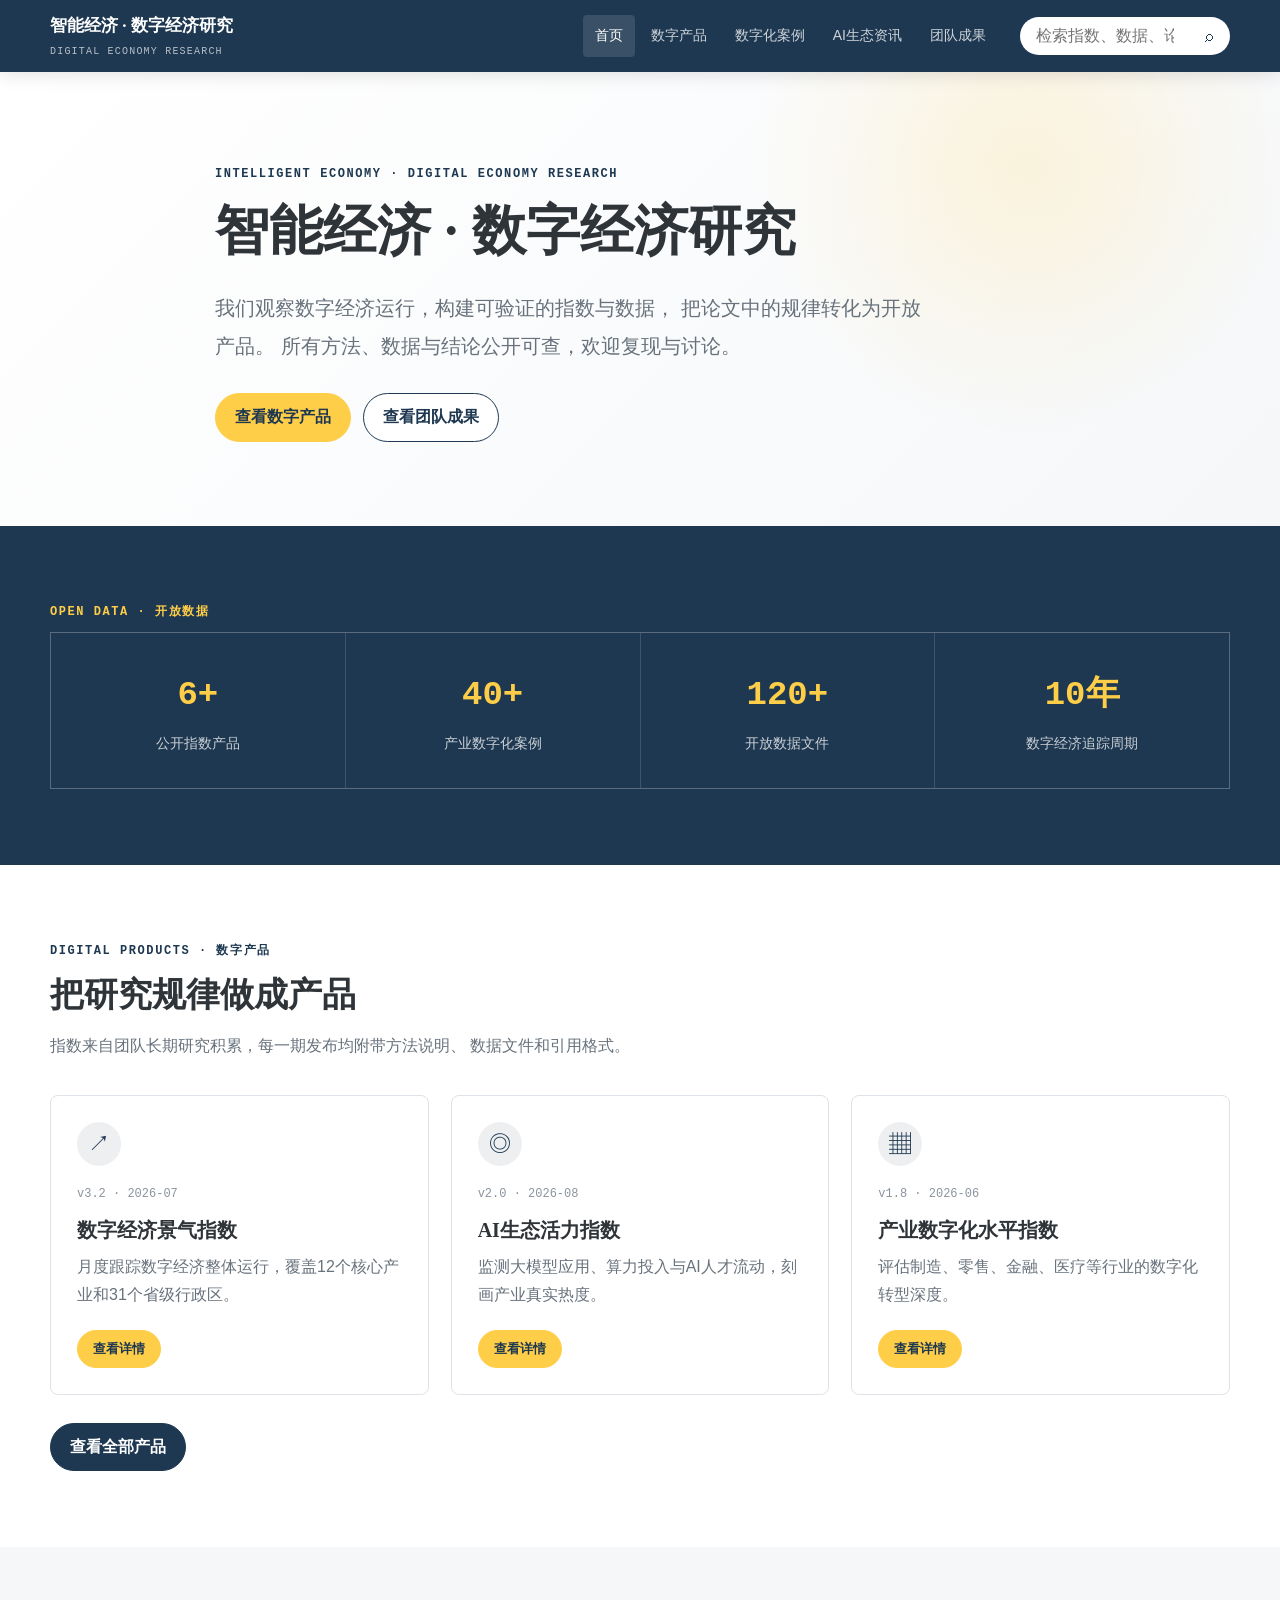
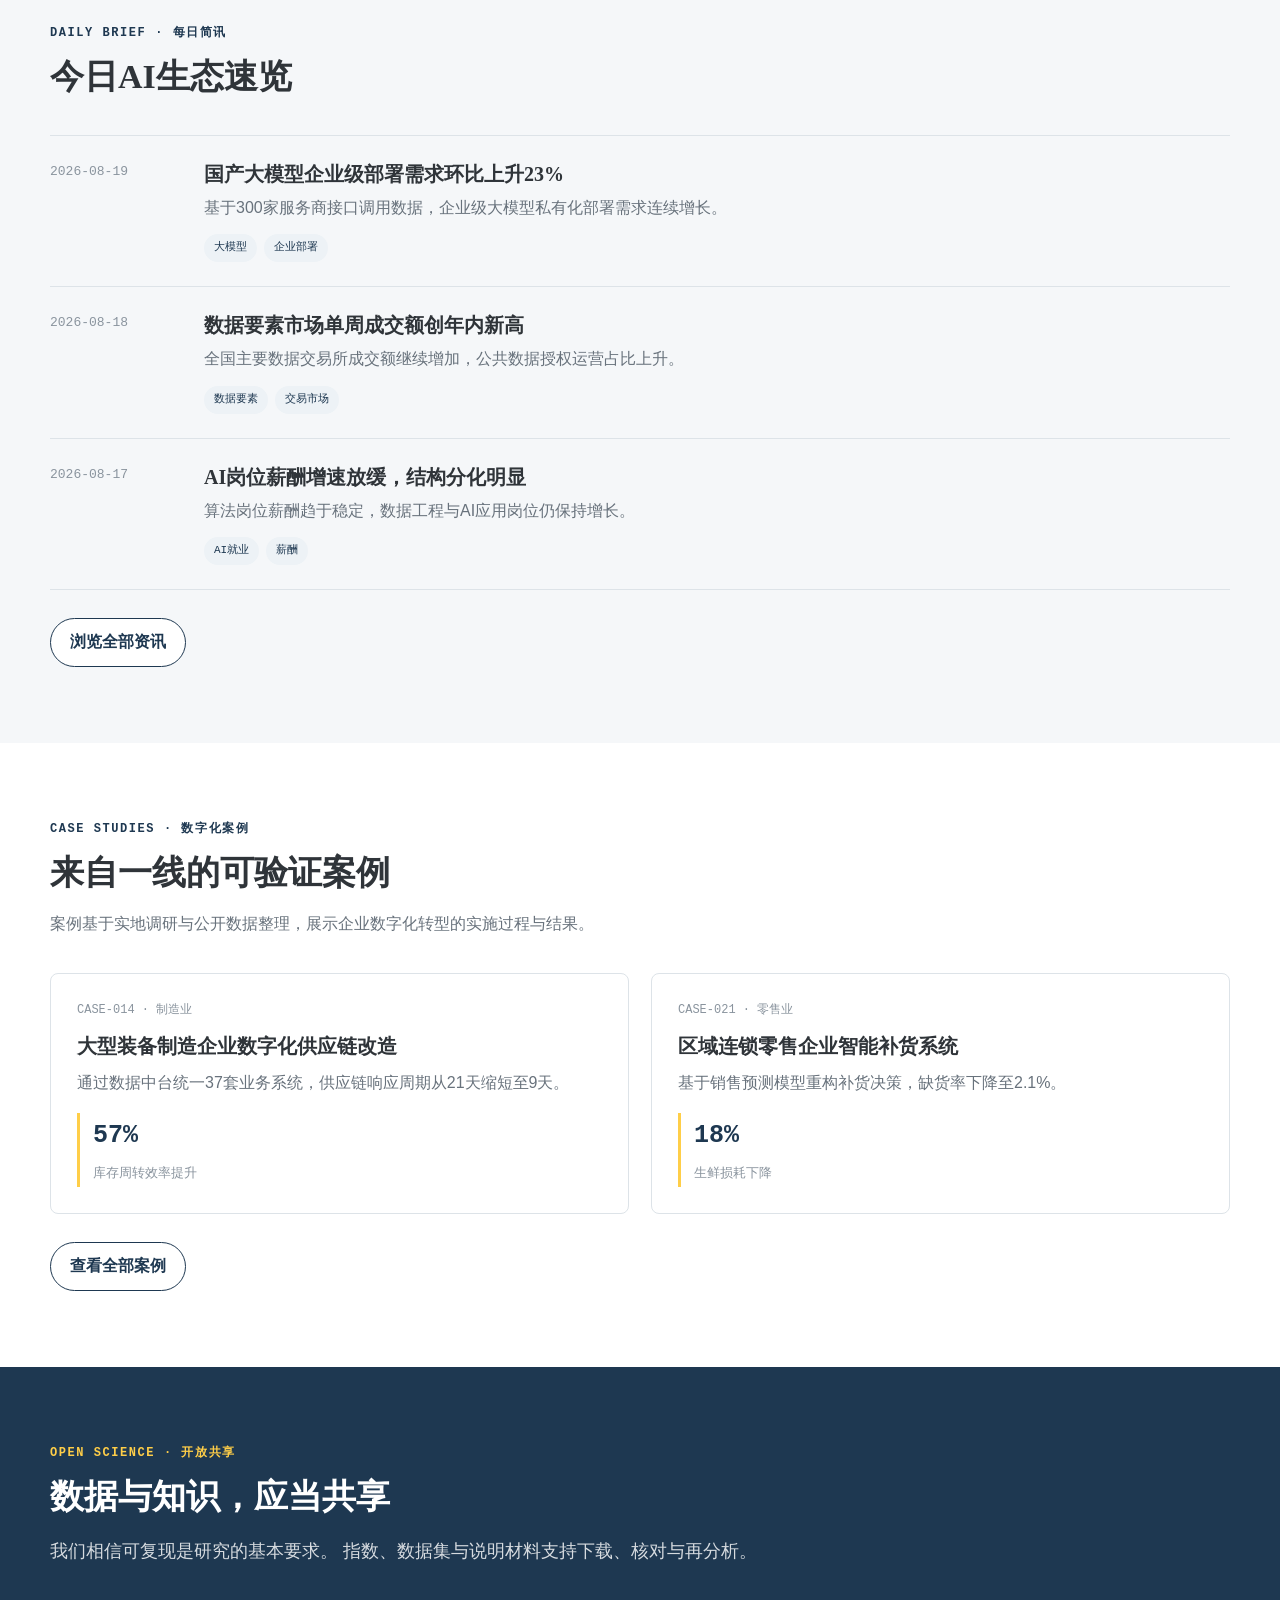
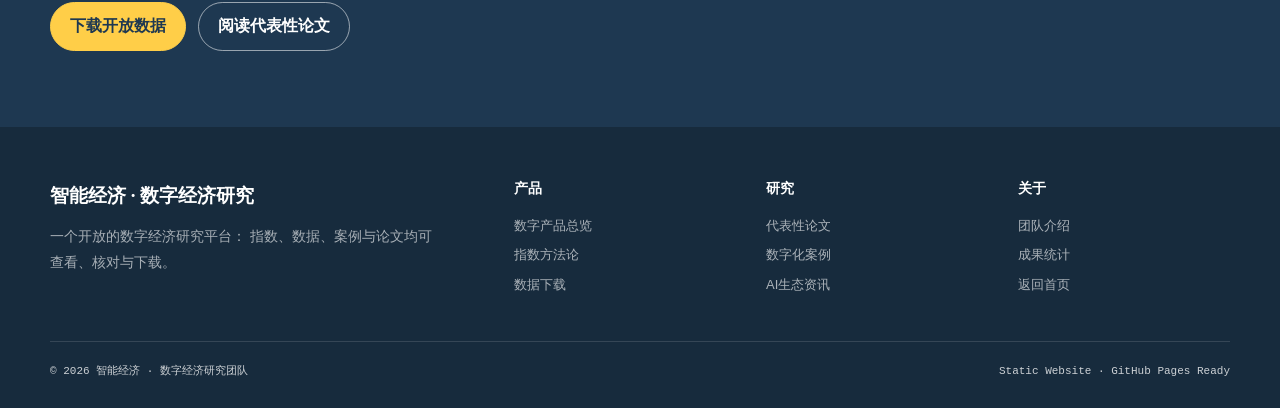
<file: index.html>
<!DOCTYPE html>
<html lang="zh-CN">
<head>
  <meta charset="UTF-8">
  <meta name="viewport" content="width=device-width, initial-scale=1.0">

  <title>智能经济 · 数字经济研究</title>

  <meta
    name="description"
    content="智能经济与数字经济研究平台：数字产品、数字化案例、AI生态资讯、团队成果与开放数据。"
  >

  <meta name="robots" content="index,follow">

  <link
    rel="icon"
    href="data:image/svg+xml,%3Csvg xmlns='http://www.w3.org/2000/svg' viewBox='0 0 32 32'%3E%3Crect width='32' height='32' rx='5' fill='%231e3851'/%3E%3Ctext x='16' y='23' font-size='20' text-anchor='middle' fill='%23ffce48'%3E智%3C/text%3E%3C/svg%3E"
  >

  <style>
    /* ======================================================
       1. 全局变量
       ====================================================== */

    :root {
      --brand: #1e3851;
      --brand-light: #2b4c6d;
      --accent: #ffce48;

      --white: #ffffff;
      --background: #f5f7f9;
      --surface: #ffffff;

      --text: #2f3439;
      --text-light: #68727c;
      --text-muted: #8a949e;

      --line: #dde3e8;
      --line-light: #edf0f2;

      --success: #16794d;

      --container: 1180px;
      --radius: 8px;
      --shadow: 0 12px 30px rgba(30, 56, 81, 0.08);

      --font:
        -apple-system,
        BlinkMacSystemFont,
        "Segoe UI",
        "PingFang SC",
        "Hiragino Sans GB",
        "Microsoft YaHei",
        Arial,
        sans-serif;

      --serif:
        "Songti SC",
        "STSong",
        "SimSun",
        serif;

      --mono:
        "SFMono-Regular",
        Consolas,
        "Liberation Mono",
        monospace;
    }

    /* ======================================================
       2. 基础样式
       ====================================================== */

    * {
      box-sizing: border-box;
      margin: 0;
      padding: 0;
    }

    html {
      scroll-behavior: smooth;
    }

    body {
      min-height: 100vh;
      color: var(--text);
      background: var(--white);
      font-family: var(--font);
      font-size: 16px;
      line-height: 1.8;
      -webkit-font-smoothing: antialiased;
    }

    button,
    input {
      font: inherit;
    }

    button {
      cursor: pointer;
    }

    img,
    svg {
      display: block;
      max-width: 100%;
    }

    h1,
    h2,
    h3,
    h4 {
      color: var(--text);
      font-family: var(--serif);
      line-height: 1.4;
    }

    h1 {
      font-size: clamp(34px, 6vw, 54px);
    }

    h2 {
      margin-bottom: 14px;
      font-size: clamp(25px, 4vw, 34px);
    }

    h3 {
      font-size: 20px;
    }

    p {
      color: var(--text-light);
    }

    a {
      color: var(--brand);
    }

    .container {
      width: min(calc(100% - 40px), var(--container));
      margin: 0 auto;
    }

    .section {
      padding: 76px 0;
    }

    .section-gray {
      background: var(--background);
    }

    .section-dark {
      color: var(--white);
      background: var(--brand);
    }

    .section-dark h2,
    .section-dark h3,
    .section-dark p {
      color: var(--white);
    }

    .section-dark p {
      opacity: 0.82;
    }

    .section-heading {
      max-width: 720px;
      margin-bottom: 34px;
    }

    .section-heading.center {
      margin-right: auto;
      margin-left: auto;
      text-align: center;
    }

    .kicker {
      display: block;
      margin-bottom: 8px;
      color: var(--brand);
      font-family: var(--mono);
      font-size: 12px;
      font-weight: 600;
      letter-spacing: 0.13em;
      text-transform: uppercase;
    }

    .section-dark .kicker {
      color: var(--accent);
    }

    .lead {
      max-width: 720px;
      font-size: 18px;
      line-height: 1.9;
    }

    .mono {
      font-family: var(--mono);
    }

    .hide {
      display: none !important;
    }

    /* ======================================================
       3. 顶部导航
       ====================================================== */

    .site-header {
      position: sticky;
      top: 0;
      z-index: 1000;
      color: var(--white);
      background: var(--brand);
      box-shadow: 0 2px 18px rgba(0, 0, 0, 0.12);
    }

    .header-inner {
      display: flex;
      align-items: center;
      min-height: 72px;
      gap: 22px;
    }

    .brand {
      flex: 0 0 auto;
      padding: 0;
      color: var(--white);
      background: transparent;
      border: 0;
      text-align: left;
    }

    .brand strong {
      display: block;
      font-family: var(--serif);
      font-size: 17px;
    }

    .brand small {
      display: block;
      margin-top: 1px;
      color: rgba(255, 255, 255, 0.68);
      font-family: var(--mono);
      font-size: 10px;
      letter-spacing: 0.12em;
      text-transform: uppercase;
    }

    .site-nav {
      display: flex;
      align-items: center;
      gap: 4px;
      margin-left: auto;
    }

    .nav-link {
      padding: 8px 12px;
      color: rgba(255, 255, 255, 0.78);
      background: transparent;
      border: 0;
      border-radius: 4px;
      font-size: 14px;
      white-space: nowrap;
      transition: 0.2s ease;
    }

    .nav-link:hover,
    .nav-link.active {
      color: var(--white);
      background: rgba(255, 255, 255, 0.12);
    }

    .header-search {
      position: relative;
      width: 210px;
    }

    .header-search input {
      width: 100%;
      height: 38px;
      padding: 8px 40px 8px 15px;
      color: var(--text);
      background: var(--white);
      border: 1px solid transparent;
      border-radius: 999px;
      outline: none;
    }

    .header-search input:focus {
      border-color: var(--accent);
      box-shadow: 0 0 0 3px rgba(255, 206, 72, 0.2);
    }

    .search-button {
      position: absolute;
      top: 50%;
      right: 5px;
      width: 32px;
      height: 32px;
      color: var(--brand);
      background: transparent;
      border: 0;
      border-radius: 50%;
      transform: translateY(-50%);
    }

    .nav-toggle {
      display: none;
      margin-left: auto;
      padding: 8px 11px;
      color: var(--white);
      background: transparent;
      border: 1px solid rgba(255, 255, 255, 0.35);
      border-radius: 5px;
    }

    /* ======================================================
       4. 页面切换
       ====================================================== */

    .page {
      display: none;
      min-height: 70vh;
    }

    .page.active {
      display: block;
      animation: pageIn 0.35s ease;
    }

    @keyframes pageIn {
      from {
        opacity: 0;
        transform: translateY(6px);
      }

      to {
        opacity: 1;
        transform: none;
      }
    }

    .page-head {
      padding: 66px 0 52px;
      text-align: center;
      background: linear-gradient(180deg, #f5f7f9, #ffffff);
      border-bottom: 1px solid var(--line-light);
    }

    .page-head p {
      max-width: 720px;
      margin: 14px auto 0;
      font-size: 18px;
    }

    .breadcrumb {
      display: flex;
      align-items: center;
      gap: 8px;
      padding-top: 24px;
      color: var(--text-muted);
      font-size: 13px;
    }

    .breadcrumb button {
      padding: 0;
      color: var(--brand);
      background: transparent;
      border: 0;
    }

    /* ======================================================
       5. 按钮
       ====================================================== */

    .button-row {
      display: flex;
      flex-wrap: wrap;
      align-items: center;
      gap: 12px;
      margin-top: 28px;
    }

    .button-row.center {
      justify-content: center;
    }

    .btn {
      display: inline-flex;
      align-items: center;
      justify-content: center;
      min-height: 42px;
      padding: 9px 19px;
      color: var(--brand);
      background: var(--white);
      border: 1px solid var(--brand);
      border-radius: 999px;
      font-weight: 600;
      text-decoration: none;
      transition:
        transform 0.2s ease,
        background 0.2s ease,
        color 0.2s ease;
    }

    .btn:hover {
      transform: translateY(-1px);
    }

    .btn-primary {
      color: var(--brand);
      background: var(--accent);
      border-color: var(--accent);
    }

    .btn-primary:hover {
      background: #ffd65e;
    }

    .btn-dark {
      color: var(--white);
      background: var(--brand);
      border-color: var(--brand);
    }

    .btn-light {
      color: var(--white);
      background: transparent;
      border-color: rgba(255, 255, 255, 0.55);
    }

    .btn-small {
      min-height: 36px;
      padding: 6px 15px;
      font-size: 13px;
    }

    /* ======================================================
       6. 首页
       ====================================================== */

    .hero {
      padding: 92px 0 84px;
      background:
        radial-gradient(circle at 80% 20%, rgba(255, 206, 72, 0.18), transparent 25%),
        linear-gradient(135deg, #ffffff, #f5f7f9);
    }

    .hero-content {
      max-width: 850px;
    }

    .hero h1 {
      margin-bottom: 20px;
    }

    .hero .lead {
      font-size: 20px;
    }

    .stat-grid {
      display: grid;
      grid-template-columns: repeat(4, 1fr);
      gap: 1px;
      overflow: hidden;
      background: rgba(255, 255, 255, 0.14);
      border: 1px solid rgba(255, 255, 255, 0.14);
    }

    .stat {
      padding: 32px 25px;
      background: var(--brand);
      text-align: center;
    }

    .stat-number {
      color: var(--accent);
      font-family: var(--mono);
      font-size: 34px;
      font-weight: 700;
    }

    .stat-label {
      margin-top: 5px;
      color: rgba(255, 255, 255, 0.76);
      font-size: 14px;
    }

    /* ======================================================
       7. 网格与卡片
       ====================================================== */

    .grid {
      display: grid;
      gap: 22px;
    }

    .grid-2 {
      grid-template-columns: repeat(2, minmax(0, 1fr));
    }

    .grid-3 {
      grid-template-columns: repeat(3, minmax(0, 1fr));
    }

    .grid-4 {
      grid-template-columns: repeat(4, minmax(0, 1fr));
    }

    .card {
      padding: 26px;
      background: var(--surface);
      border: 1px solid var(--line);
      border-radius: var(--radius);
      transition:
        transform 0.22s ease,
        box-shadow 0.22s ease,
        border-color 0.22s ease;
    }

    .card:hover {
      border-color: #c4d0d9;
      box-shadow: var(--shadow);
      transform: translateY(-3px);
    }

    .card-icon {
      display: grid;
      place-items: center;
      width: 44px;
      height: 44px;
      margin-bottom: 18px;
      color: var(--brand);
      background: rgba(30, 56, 81, 0.08);
      border-radius: 50%;
      font-size: 22px;
    }

    .card h3 {
      margin-bottom: 9px;
    }

    .card-meta {
      margin-bottom: 10px;
      color: var(--text-muted);
      font-family: var(--mono);
      font-size: 12px;
    }

    .card-actions {
      display: flex;
      flex-wrap: wrap;
      gap: 9px;
      margin-top: 20px;
    }

    .metric {
      margin-top: 16px;
      padding-left: 13px;
      border-left: 3px solid var(--accent);
    }

    .metric strong {
      display: block;
      color: var(--brand);
      font-family: var(--mono);
      font-size: 25px;
    }

    .metric span {
      color: var(--text-muted);
      font-size: 13px;
    }

    /* ======================================================
       8. 列表与资讯
       ====================================================== */

    .brief-list,
    .paper-list {
      border-top: 1px solid var(--line);
    }

    .brief-item {
      display: grid;
      grid-template-columns: 130px 1fr;
      gap: 24px;
      padding: 24px 0;
      border-bottom: 1px solid var(--line);
    }

    .brief-date {
      color: var(--text-muted);
      font-family: var(--mono);
      font-size: 13px;
    }

    .brief-item h3 {
      margin-bottom: 6px;
    }

    .tag-row {
      display: flex;
      flex-wrap: wrap;
      gap: 7px;
      margin-top: 12px;
    }

    .tag {
      display: inline-flex;
      padding: 4px 10px;
      color: var(--brand);
      background: #edf2f6;
      border-radius: 999px;
      font-family: var(--mono);
      font-size: 11px;
    }

    /* ======================================================
       9. 筛选按钮
       ====================================================== */

    .filters {
      display: flex;
      flex-wrap: wrap;
      gap: 9px;
      margin-bottom: 30px;
    }

    .filter-button {
      padding: 7px 15px;
      color: var(--text-light);
      background: var(--white);
      border: 1px solid var(--line);
      border-radius: 999px;
    }

    .filter-button:hover,
    .filter-button.active {
      color: var(--white);
      background: var(--brand);
      border-color: var(--brand);
    }

    .search-summary {
      display: none;
      margin-bottom: 22px;
      padding: 12px 16px;
      color: var(--brand);
      background: #edf2f6;
      border-left: 3px solid var(--brand);
    }

    /* ======================================================
       10. 产品详情
       ====================================================== */

    .document-layout {
      display: grid;
      grid-template-columns: 230px minmax(0, 1fr);
      gap: 48px;
      align-items: start;
    }

    .toc {
      position: sticky;
      top: 100px;
      padding: 22px;
      background: var(--background);
      border: 1px solid var(--line);
      border-radius: var(--radius);
    }

    .toc h3 {
      margin-bottom: 12px;
      font-family: var(--mono);
      font-size: 13px;
    }

    .toc button {
      display: block;
      width: 100%;
      padding: 8px 0;
      color: var(--text-light);
      background: transparent;
      border: 0;
      border-bottom: 1px solid var(--line);
      text-align: left;
    }

    .toc button:last-child {
      border-bottom: 0;
    }

    .toc button:hover {
      color: var(--brand);
    }

    .doc-section {
      padding-bottom: 38px;
      scroll-margin-top: 100px;
    }

    .doc-section + .doc-section {
      padding-top: 38px;
      border-top: 1px solid var(--line);
    }

    .doc-section h2 {
      margin-bottom: 14px;
      font-size: 27px;
    }

    .table-wrap {
      margin-top: 22px;
      overflow-x: auto;
      border: 1px solid var(--line);
      border-radius: var(--radius);
    }

    table {
      width: 100%;
      border-collapse: collapse;
      background: var(--white);
    }

    th,
    td {
      padding: 13px 15px;
      border-bottom: 1px solid var(--line-light);
      text-align: left;
      vertical-align: top;
      white-space: nowrap;
    }

    th {
      color: var(--white);
      background: var(--brand);
      font-family: var(--mono);
      font-size: 12px;
    }

    tbody tr:last-child td {
      border-bottom: 0;
    }

    tbody tr:hover {
      background: #f7f9fa;
    }

    .download-list {
      margin-top: 22px;
      border-top: 1px solid var(--line);
    }

    .download-item {
      display: flex;
      align-items: center;
      justify-content: space-between;
      gap: 18px;
      padding: 17px 0;
      border-bottom: 1px solid var(--line);
    }

    .download-name {
      color: var(--text);
      font-family: var(--mono);
      font-size: 14px;
    }

    .download-note {
      display: block;
      color: var(--text-muted);
      font-size: 12px;
    }

    .code-block {
      margin-top: 17px;
      padding: 18px;
      overflow-x: auto;
      color: #dce6ee;
      background: #172b3d;
      border-radius: var(--radius);
      font-family: var(--mono);
      font-size: 13px;
      line-height: 1.8;
      white-space: pre-wrap;
    }

    .version-item {
      display: grid;
      grid-template-columns: 70px 100px 1fr;
      gap: 18px;
      padding: 14px 0;
      border-bottom: 1px solid var(--line);
    }

    .version-number {
      color: var(--brand);
      font-family: var(--mono);
      font-weight: 700;
    }

    /* ======================================================
       11. 团队
       ====================================================== */

    .people-grid {
      display: grid;
      grid-template-columns: repeat(5, minmax(0, 1fr));
      gap: 18px;
    }

    .person {
      padding: 22px 18px;
      text-align: center;
      background: var(--white);
      border: 1px solid var(--line);
      border-radius: var(--radius);
    }

    .avatar {
      display: grid;
      place-items: center;
      width: 58px;
      height: 58px;
      margin: 0 auto 13px;
      color: var(--white);
      background: var(--brand);
      border-radius: 50%;
      font-family: var(--serif);
      font-size: 23px;
    }

    .person h3 {
      margin-bottom: 3px;
      font-size: 18px;
    }

    .person-role {
      color: var(--brand);
      font-size: 12px;
    }

    .person p {
      margin-top: 10px;
      font-size: 13px;
      line-height: 1.7;
    }

    .group-title {
      margin: 42px 0 18px;
      text-align: center;
    }

    .paper {
      display: grid;
      grid-template-columns: 55px 1fr;
      gap: 20px;
      padding: 25px 0;
      border-bottom: 1px solid var(--line);
    }

    .paper-number {
      color: var(--text-muted);
      font-family: var(--mono);
      font-size: 18px;
    }

    .paper-title {
      margin-bottom: 6px;
      font-size: 20px;
    }

    .paper-meta {
      margin-bottom: 8px;
      color: var(--brand);
      font-family: var(--mono);
      font-size: 12px;
    }

    .chart-box {
      margin-top: 34px;
      padding: 24px;
      background: var(--white);
      border: 1px solid var(--line);
      border-radius: var(--radius);
    }

    /* ======================================================
       12. 页脚
       ====================================================== */

    .site-footer {
      padding: 52px 0 26px;
      color: rgba(255, 255, 255, 0.78);
      background: #172b3d;
    }

    .footer-grid {
      display: grid;
      grid-template-columns: 2fr 1fr 1fr 1fr;
      gap: 40px;
    }

    .footer-brand {
      color: var(--white);
      font-family: var(--serif);
      font-size: 19px;
      font-weight: 700;
    }

    .footer-description {
      max-width: 390px;
      margin-top: 11px;
      color: rgba(255, 255, 255, 0.62);
      font-size: 14px;
    }

    .footer-column h3 {
      margin-bottom: 12px;
      color: var(--white);
      font-family: var(--font);
      font-size: 14px;
    }

    .footer-column button {
      display: block;
      padding: 3px 0;
      color: rgba(255, 255, 255, 0.64);
      background: transparent;
      border: 0;
      font-size: 13px;
    }

    .footer-column button:hover {
      color: var(--accent);
    }

    .footer-bottom {
      display: flex;
      justify-content: space-between;
      gap: 20px;
      margin-top: 42px;
      padding-top: 20px;
      border-top: 1px solid rgba(255, 255, 255, 0.13);
      font-family: var(--mono);
      font-size: 11px;
    }

    /* ======================================================
       13. 响应式
       ====================================================== */

    @media (max-width: 1050px) {
      .header-search {
        display: none;
      }

      .people-grid {
        grid-template-columns: repeat(3, 1fr);
      }
    }

    @media (max-width: 820px) {
      .nav-toggle {
        display: block;
      }

      .site-nav {
        position: fixed;
        top: 72px;
        right: 0;
        left: 0;
        display: none;
        flex-direction: column;
        align-items: stretch;
        padding: 12px 20px 20px;
        background: var(--brand);
        border-top: 1px solid rgba(255, 255, 255, 0.14);
      }

      .site-nav.open {
        display: flex;
      }

      .nav-link {
        width: 100%;
        padding: 12px;
        text-align: left;
      }

      .grid-3,
      .grid-4 {
        grid-template-columns: repeat(2, minmax(0, 1fr));
      }

      .stat-grid {
        grid-template-columns: repeat(2, 1fr);
      }

      .document-layout {
        grid-template-columns: 1fr;
      }

      .toc {
        position: static;
      }

      .people-grid {
        grid-template-columns: repeat(2, 1fr);
      }

      .footer-grid {
        grid-template-columns: 1fr 1fr;
      }
    }

    @media (max-width: 580px) {
      .container {
        width: min(calc(100% - 28px), var(--container));
      }

      .section {
        padding: 54px 0;
      }

      .hero {
        padding: 65px 0 60px;
      }

      .hero .lead,
      .page-head p {
        font-size: 16px;
      }

      .grid-2,
      .grid-3,
      .grid-4,
      .people-grid {
        grid-template-columns: 1fr;
      }

      .brief-item {
        grid-template-columns: 1fr;
        gap: 5px;
      }

      .footer-grid {
        grid-template-columns: 1fr;
      }

      .footer-bottom {
        flex-direction: column;
      }

      .download-item {
        align-items: flex-start;
        flex-direction: column;
      }

      .version-item {
        grid-template-columns: 60px 85px 1fr;
        gap: 8px;
        font-size: 13px;
      }

      .paper {
        grid-template-columns: 36px 1fr;
        gap: 12px;
      }
    }

    /* ======================================================
       14. 打印为 PDF
       ====================================================== */

    @media print {
      .site-header,
      .site-footer,
      .no-print,
      .btn,
      .filters {
        display: none !important;
      }

      body {
        color: #000;
        background: #fff;
      }

      .page {
        display: none !important;
      }

      .page.active {
        display: block !important;
      }

      .section,
      .page-head {
        padding: 20px 0;
      }

      .card,
      .person,
      .chart-box,
      .table-wrap {
        break-inside: avoid;
        box-shadow: none;
      }
    }
  </style>
</head>

<body>
  <!-- ====================================================
       顶部导航
       ==================================================== -->

  <header class="site-header">
    <div class="container header-inner">
      <button class="brand" type="button" data-go="home">
        <strong>智能经济 · 数字经济研究</strong>
        <small>Digital Economy Research</small>
      </button>

      <button
        class="nav-toggle"
        id="navToggle"
        type="button"
        aria-label="打开导航菜单"
        aria-expanded="false"
      >
        ☰
      </button>

      <nav class="site-nav" id="siteNav">
        <button class="nav-link active" type="button" data-go="home">首页</button>
        <button class="nav-link" type="button" data-go="products">数字产品</button>
        <button class="nav-link" type="button" data-go="cases">数字化案例</button>
        <button class="nav-link" type="button" data-go="insights">AI生态资讯</button>
        <button class="nav-link" type="button" data-go="team">团队成果</button>
      </nav>

      <form class="header-search" id="searchForm">
        <input
          id="searchInput"
          type="search"
          placeholder="检索指数、数据、论文…"
          aria-label="站内检索"
        >
        <button class="search-button" type="submit" aria-label="搜索">⌕</button>
      </form>
    </div>
  </header>

  <main>
    <!-- ==================================================
         首页
         ================================================== -->

    <section class="page active" id="page-home">
      <section class="hero">
        <div class="container hero-content">
          <span class="kicker">Intelligent Economy · Digital Economy Research</span>

          <h1>智能经济 · 数字经济研究</h1>

          <p class="lead">
            我们观察数字经济运行，构建可验证的指数与数据，
            把论文中的规律转化为开放产品。
            所有方法、数据与结论公开可查，欢迎复现与讨论。
          </p>

          <div class="button-row">
            <button class="btn btn-primary" type="button" data-go="products">
              查看数字产品
            </button>

            <button class="btn" type="button" data-go="team">
              查看团队成果
            </button>
          </div>
        </div>
      </section>

      <section class="section section-dark">
        <div class="container">
          <span class="kicker">Open Data · 开放数据</span>

          <div class="stat-grid">
            <div class="stat">
              <div class="stat-number">6+</div>
              <div class="stat-label">公开指数产品</div>
            </div>

            <div class="stat">
              <div class="stat-number">40+</div>
              <div class="stat-label">产业数字化案例</div>
            </div>

            <div class="stat">
              <div class="stat-number">120+</div>
              <div class="stat-label">开放数据文件</div>
            </div>

            <div class="stat">
              <div class="stat-number">10年</div>
              <div class="stat-label">数字经济追踪周期</div>
            </div>
          </div>
        </div>
      </section>

      <section class="section">
        <div class="container">
          <div class="section-heading">
            <span class="kicker">Digital Products · 数字产品</span>
            <h2>把研究规律做成产品</h2>
            <p>
              指数来自团队长期研究积累，每一期发布均附带方法说明、
              数据文件和引用格式。
            </p>
          </div>

          <div class="grid grid-3">
            <article class="card">
              <div class="card-icon">↗</div>
              <div class="card-meta">v3.2 · 2026-07</div>
              <h3>数字经济景气指数</h3>
              <p>
                月度跟踪数字经济整体运行，覆盖12个核心产业和31个省级行政区。
              </p>

              <div class="card-actions">
                <button class="btn btn-small btn-primary" type="button" data-go="product-detail">
                  查看详情
                </button>
              </div>
            </article>

            <article class="card">
              <div class="card-icon">◎</div>
              <div class="card-meta">v2.0 · 2026-08</div>
              <h3>AI生态活力指数</h3>
              <p>
                监测大模型应用、算力投入与AI人才流动，刻画产业真实热度。
              </p>

              <div class="card-actions">
                <button class="btn btn-small btn-primary" type="button" data-go="product-detail">
                  查看详情
                </button>
              </div>
            </article>

            <article class="card">
              <div class="card-icon">▦</div>
              <div class="card-meta">v1.8 · 2026-06</div>
              <h3>产业数字化水平指数</h3>
              <p>
                评估制造、零售、金融、医疗等行业的数字化转型深度。
              </p>

              <div class="card-actions">
                <button class="btn btn-small btn-primary" type="button" data-go="product-detail">
                  查看详情
                </button>
              </div>
            </article>
          </div>

          <div class="button-row">
            <button class="btn btn-dark" type="button" data-go="products">
              查看全部产品
            </button>
          </div>
        </div>
      </section>

      <section class="section section-gray">
        <div class="container">
          <div class="section-heading">
            <span class="kicker">Daily Brief · 每日简讯</span>
            <h2>今日AI生态速览</h2>
          </div>

          <div class="brief-list">
            <article class="brief-item">
              <div class="brief-date">2026-08-19</div>
              <div>
                <h3>国产大模型企业级部署需求环比上升23%</h3>
                <p>
                  基于300家服务商接口调用数据，企业级大模型私有化部署需求连续增长。
                </p>
                <div class="tag-row">
                  <span class="tag">大模型</span>
                  <span class="tag">企业部署</span>
                </div>
              </div>
            </article>

            <article class="brief-item">
              <div class="brief-date">2026-08-18</div>
              <div>
                <h3>数据要素市场单周成交额创年内新高</h3>
                <p>
                  全国主要数据交易所成交额继续增加，公共数据授权运营占比上升。
                </p>
                <div class="tag-row">
                  <span class="tag">数据要素</span>
                  <span class="tag">交易市场</span>
                </div>
              </div>
            </article>

            <article class="brief-item">
              <div class="brief-date">2026-08-17</div>
              <div>
                <h3>AI岗位薪酬增速放缓，结构分化明显</h3>
                <p>
                  算法岗位薪酬趋于稳定，数据工程与AI应用岗位仍保持增长。
                </p>
                <div class="tag-row">
                  <span class="tag">AI就业</span>
                  <span class="tag">薪酬</span>
                </div>
              </div>
            </article>
          </div>

          <div class="button-row">
            <button class="btn" type="button" data-go="insights">
              浏览全部资讯
            </button>
          </div>
        </div>
      </section>

      <section class="section">
        <div class="container">
          <div class="section-heading">
            <span class="kicker">Case Studies · 数字化案例</span>
            <h2>来自一线的可验证案例</h2>
            <p>
              案例基于实地调研与公开数据整理，展示企业数字化转型的实施过程与结果。
            </p>
          </div>

          <div class="grid grid-2">
            <article class="card">
              <div class="card-meta">CASE-014 · 制造业</div>
              <h3>大型装备制造企业数字化供应链改造</h3>
              <p>
                通过数据中台统一37套业务系统，供应链响应周期从21天缩短至9天。
              </p>

              <div class="metric">
                <strong>57%</strong>
                <span>库存周转效率提升</span>
              </div>
            </article>

            <article class="card">
              <div class="card-meta">CASE-021 · 零售业</div>
              <h3>区域连锁零售企业智能补货系统</h3>
              <p>
                基于销售预测模型重构补货决策，缺货率下降至2.1%。
              </p>

              <div class="metric">
                <strong>18%</strong>
                <span>生鲜损耗下降</span>
              </div>
            </article>
          </div>

          <div class="button-row">
            <button class="btn" type="button" data-go="cases">
              查看全部案例
            </button>
          </div>
        </div>
      </section>

      <section class="section section-dark">
        <div class="container">
          <div class="section-heading">
            <span class="kicker">Open Science · 开放共享</span>
            <h2>数据与知识，应当共享</h2>
            <p class="lead">
              我们相信可复现是研究的基本要求。
              指数、数据集与说明材料支持下载、核对与再分析。
            </p>
          </div>

          <div class="button-row">
            <button class="btn btn-primary" type="button" data-go="product-detail">
              下载开放数据
            </button>

            <button class="btn btn-light" type="button" data-go="team">
              阅读代表性论文
            </button>
          </div>
        </div>
      </section>
    </section>

    <!-- ==================================================
         数字产品页
         ================================================== -->

    <section class="page" id="page-products">
      <section class="page-head">
        <div class="container">
          <span class="kicker">Digital Products</span>
          <h1>数字产品</h1>
          <p>
            将数字经济研究成果转化为可查看、可下载、可引用的数据产品。
          </p>
        </div>
      </section>

      <section class="section">
        <div class="container">
          <div class="grid grid-2">
            <article class="card">
              <div class="card-meta">PRODUCT 01 · MONTHLY</div>
              <h2>数字经济景气指数</h2>
              <p>
                从数字产业化和产业数字化两个方向观察数字经济运行情况。
                数据从2016年开始，按月更新。
              </p>

              <div class="metric">
                <strong>31</strong>
                <span>省级行政区</span>
              </div>

              <div class="card-actions">
                <button class="btn btn-small btn-primary" type="button" data-go="product-detail">
                  产品详情
                </button>

                <button class="btn btn-small" type="button" data-download-csv>
                  下载数据
                </button>
              </div>
            </article>

            <article class="card">
              <div class="card-meta">PRODUCT 02 · QUARTERLY</div>
              <h2>AI生态活力指数</h2>
              <p>
                综合模型活跃度、算力投入、人才招聘和企业应用数据，
                观察AI产业生态变化。
              </p>

              <div class="metric">
                <strong>300+</strong>
                <span>企业样本</span>
              </div>

              <div class="card-actions">
                <button class="btn btn-small btn-primary" type="button" data-go="product-detail">
                  产品详情
                </button>

                <button class="btn btn-small" type="button" data-download-csv>
                  下载数据
                </button>
              </div>
            </article>

            <article class="card">
              <div class="card-meta">PRODUCT 03 · QUARTERLY</div>
              <h2>产业数字化水平指数</h2>
              <p>
                面向制造、零售、金融、医疗等行业评估数字化转型深度。
              </p>

              <div class="metric">
                <strong>16</strong>
                <span>覆盖行业</span>
              </div>

              <div class="card-actions">
                <button class="btn btn-small btn-primary" type="button" data-go="product-detail">
                  产品详情
                </button>
              </div>
            </article>

            <article class="card">
              <div class="card-meta">PRODUCT 04 · MONTHLY</div>
              <h2>数据要素市场指数</h2>
              <p>
                跟踪数据交易机构、市场成交、公共数据授权运营与制度建设。
              </p>

              <div class="metric">
                <strong>25+</strong>
                <span>数据交易机构</span>
              </div>

              <div class="card-actions">
                <button class="btn btn-small btn-primary" type="button" data-go="product-detail">
                  产品详情
                </button>
              </div>
            </article>
          </div>
        </div>
      </section>
    </section>

    <!-- ==================================================
         产品详情页
         ================================================== -->

    <section class="page" id="page-product-detail">
      <div class="container breadcrumb">
        <button type="button" data-go="home">首页</button>
        <span>/</span>
        <button type="button" data-go="products">数字产品</button>
        <span>/</span>
        <span>数字经济景气指数</span>
      </div>

      <section class="page-head">
        <div class="container">
          <span class="kicker">Product Documentation</span>
          <h1>数字经济景气指数</h1>
          <p>
            指数方法、指标体系、开放数据、引用格式与版本历史。
          </p>

          <div class="button-row center">
            <button class="btn btn-primary" type="button" data-download-csv>
              下载CSV数据
            </button>

            <button class="btn" type="button" data-print>
              打印或另存为PDF
            </button>
          </div>
        </div>
      </section>

      <section class="section">
        <div class="container document-layout">
          <aside class="toc no-print">
            <h3>CONTENTS · 目录</h3>
            <button type="button" data-scroll="method">01 方法论</button>
            <button type="button" data-scroll="indicators">02 指标体系</button>
            <button type="button" data-scroll="downloads">03 数据下载</button>
            <button type="button" data-scroll="citation">04 引用格式</button>
            <button type="button" data-scroll="versions">05 版本历史</button>
          </aside>

          <div>
            <section class="doc-section" id="method">
              <span class="kicker">01 · Methodology</span>
              <h2>一、方法论</h2>

              <p>
                数字经济景气指数用于反映数字经济的运行速度、结构变化和地区差异。
                指数采用“总指数—分项指数—基础指标”三层结构。
              </p>

              <p style="margin-top: 12px;">
                基础数据经过缺失值处理、标准化、季节调整和权重计算，
                最终形成月度指数。指数基期设置为2020年，基期值为100。
              </p>
            </section>

            <section class="doc-section" id="indicators">
              <span class="kicker">02 · Indicators</span>
              <h2>二、指标体系</h2>

              <p>
                指标覆盖数字产业化、产业数字化和数字基础设施等方向。
              </p>

              <div class="table-wrap">
                <table>
                  <thead>
                    <tr>
                      <th>分项</th>
                      <th>指标</th>
                      <th>来源</th>
                      <th>频率</th>
                    </tr>
                  </thead>

                  <tbody>
                    <tr>
                      <td>数字产业化</td>
                      <td>软件业务收入</td>
                      <td>公开统计数据</td>
                      <td>月度</td>
                    </tr>

                    <tr>
                      <td>数字产业化</td>
                      <td>电子信息制造业增加值</td>
                      <td>公开统计数据</td>
                      <td>月度</td>
                    </tr>

                    <tr>
                      <td>数字基础设施</td>
                      <td>电信业务总量</td>
                      <td>公开统计数据</td>
                      <td>月度</td>
                    </tr>

                    <tr>
                      <td>产业数字化</td>
                      <td>实物商品网上零售额</td>
                      <td>公开统计数据</td>
                      <td>月度</td>
                    </tr>

                    <tr>
                      <td>产业数字化</td>
                      <td>快递业务量</td>
                      <td>公开统计数据</td>
                      <td>月度</td>
                    </tr>

                    <tr>
                      <td>产业数字化</td>
                      <td>企业数字化采购指数</td>
                      <td>脱敏样本数据</td>
                      <td>月度</td>
                    </tr>
                  </tbody>
                </table>
              </div>
            </section>

            <section class="doc-section" id="downloads">
              <span class="kicker">03 · Downloads</span>
              <h2>三、数据下载</h2>

              <p>
                点击按钮后，浏览器会自动生成并下载CSV文件。
                不需要服务器，也不需要单独上传数据文件。
              </p>

              <div class="download-list">
                <div class="download-item">
                  <div>
                    <span class="download-name">
                      research-output-2021-2025.csv
                    </span>
                    <span class="download-note">
                      团队近五年成果统计数据
                    </span>
                  </div>

                  <button class="btn btn-small btn-primary" type="button" data-download-csv>
                    下载
                  </button>
                </div>

                <div class="download-item">
                  <div>
                    <span class="download-name">
                      research-output-report.pdf
                    </span>
                    <span class="download-note">
                      使用浏览器打印功能另存为PDF
                    </span>
                  </div>

                  <button class="btn btn-small" type="button" data-print>
                    打印为PDF
                  </button>
                </div>
              </div>
            </section>

            <section class="doc-section" id="citation">
              <span class="kicker">04 · Citation</span>
              <h2>四、引用格式</h2>

              <p>
                使用本网站数据时，可以按照以下格式引用。
                页面网址会根据GitHub Pages部署地址自动生成。
              </p>

              <div class="code-block">智能经济 · 数字经济研究团队（2026）.
数字经济景气指数（DESI），v3.2 [数据文件].
检索地址：<span data-current-url>当前页面网址</span></div>

              <div class="code-block">@dataset{desi2026v32,
  title = {数字经济景气指数（DESI）},
  version = {3.2},
  publisher = {智能经济·数字经济研究团队},
  year = {2026},
  url = {<span data-current-url>当前页面网址</span>}
}</div>
            </section>

            <section class="doc-section" id="versions">
              <span class="kicker">05 · Versions</span>
              <h2>五、版本历史</h2>

              <div class="version-item">
                <span class="version-number">v3.2</span>
                <span class="mono">2026-07</span>
                <span>新增企业数字化采购分项，调整地区权重。</span>
              </div>

              <div class="version-item">
                <span class="version-number">v3.1</span>
                <span class="mono">2026-01</span>
                <span>更新季节调整方法和数据来源说明。</span>
              </div>

              <div class="version-item">
                <span class="version-number">v3.0</span>
                <span class="mono">2025-07</span>
                <span>增加省级指数，并统一基期。</span>
              </div>
            </section>
          </div>
        </div>
      </section>
    </section>

    <!-- ==================================================
         数字化案例页
         ================================================== -->

    <section class="page" id="page-cases">
      <section class="page-head">
        <div class="container">
          <span class="kicker">Case Studies</span>
          <h1>数字化案例</h1>
          <p>
            展示制造、零售、金融和公共服务领域的数字化转型案例。
          </p>
        </div>
      </section>

      <section class="section">
        <div class="container">
          <div class="filters" data-filter-controls="cases">
            <button class="filter-button active" type="button" data-filter="all">
              全部
            </button>

            <button class="filter-button" type="button" data-filter="manufacturing">
              制造业
            </button>

            <button class="filter-button" type="button" data-filter="retail">
              零售业
            </button>

            <button class="filter-button" type="button" data-filter="finance">
              金融业
            </button>

            <button class="filter-button" type="button" data-filter="public">
              公共服务
            </button>
          </div>

          <div class="grid grid-2" id="caseList">
            <article class="card filter-item" data-category="manufacturing">
              <div class="card-meta">CASE-014 · 制造业</div>
              <h2>大型装备制造企业数字化供应链改造</h2>
              <p>
                企业使用数据中台统一37套业务系统，
                供应链响应周期从21天缩短至9天。
              </p>

              <div class="metric">
                <strong>57%</strong>
                <span>库存周转效率提升</span>
              </div>

              <div class="tag-row">
                <span class="tag">数据中台</span>
                <span class="tag">智能供应链</span>
              </div>
            </article>

            <article class="card filter-item" data-category="retail">
              <div class="card-meta">CASE-021 · 零售业</div>
              <h2>区域连锁零售企业智能补货系统</h2>
              <p>
                企业使用销售预测模型重新设计补货决策，
                缺货率下降至2.1%，生鲜损耗明显减少。
              </p>

              <div class="metric">
                <strong>18%</strong>
                <span>生鲜损耗下降</span>
              </div>

              <div class="tag-row">
                <span class="tag">需求预测</span>
                <span class="tag">智能补货</span>
              </div>
            </article>

            <article class="card filter-item" data-category="finance">
              <div class="card-meta">CASE-028 · 金融业</div>
              <h2>银行智能风险识别平台</h2>
              <p>
                通过数据治理和实时风险模型，对异常交易进行分级识别与处理。
              </p>

              <div class="metric">
                <strong>42%</strong>
                <span>人工复核时间下降</span>
              </div>

              <div class="tag-row">
                <span class="tag">风险识别</span>
                <span class="tag">数据治理</span>
              </div>
            </article>

            <article class="card filter-item" data-category="public">
              <div class="card-meta">CASE-033 · 公共服务</div>
              <h2>城市公共数据授权运营平台</h2>
              <p>
                建立公共数据目录、授权流程和使用记录，
                支持数据合规开发与社会化应用。
              </p>

              <div class="metric">
                <strong>120+</strong>
                <span>上线数据服务</span>
              </div>

              <div class="tag-row">
                <span class="tag">公共数据</span>
                <span class="tag">授权运营</span>
              </div>
            </article>
          </div>
        </div>
      </section>
    </section>

    <!-- ==================================================
         AI生态资讯页
         ================================================== -->

    <section class="page" id="page-insights">
      <section class="page-head">
        <div class="container">
          <span class="kicker">AI Ecosystem Insights</span>
          <h1>AI生态资讯</h1>
          <p>
            跟踪大模型、AI就业、数据要素与产业数字化的最新变化。
          </p>
        </div>
      </section>

      <section class="section">
        <div class="container">
          <div class="search-summary" id="searchSummary"></div>

          <div class="filters" data-filter-controls="insights">
            <button class="filter-button active" type="button" data-filter="all">
              全部
            </button>

            <button class="filter-button" type="button" data-filter="model">
              大模型
            </button>

            <button class="filter-button" type="button" data-filter="jobs">
              AI就业
            </button>

            <button class="filter-button" type="button" data-filter="data">
              数据要素
            </button>

            <button class="filter-button" type="button" data-filter="industry">
              产业数字化
            </button>
          </div>

          <div class="brief-list" id="insightList">
            <article
              class="brief-item filter-item insight-item"
              data-category="model"
              data-search="人工智能渗透率 大模型 方法论 数据 指标"
            >
              <div class="brief-date">2026-08-12</div>
              <div>
                <h2>我们如何测量“人工智能渗透率”</h2>
                <p>
                  完整介绍指标选取、数据来源、权重设定和稳健性检验过程。
                </p>
                <div class="tag-row">
                  <span class="tag">大模型</span>
                  <span class="tag">方法论</span>
                </div>
              </div>
            </article>

            <article
              class="brief-item filter-item insight-item"
              data-category="jobs"
              data-search="招聘 就业 技能 大模型 岗位 薪酬"
            >
              <div class="brief-date">2026-08-05</div>
              <div>
                <h2>大模型招聘的12个月：从会提示词到会验收</h2>
                <p>
                  企业AI岗位要求正在从工具使用转向交付验收和质量判断。
                </p>
                <div class="tag-row">
                  <span class="tag">AI就业</span>
                  <span class="tag">技能需求</span>
                </div>
              </div>
            </article>

            <article
              class="brief-item filter-item insight-item"
              data-category="data"
              data-search="公共数据 授权运营 数据要素 城市 模式"
            >
              <div class="brief-date">2026-07-28</div>
              <div>
                <h2>公共数据授权运营的三种模式</h2>
                <p>
                  对比不同城市在公共数据管理、授权和开发利用方面的实践。
                </p>
                <div class="tag-row">
                  <span class="tag">数据要素</span>
                  <span class="tag">公共数据</span>
                </div>
              </div>
            </article>

            <article
              class="brief-item filter-item insight-item"
              data-category="industry"
              data-search="制造业 数字化转型 企业 数据中台 产业"
            >
              <div class="brief-date">2026-07-19</div>
              <div>
                <h2>制造企业数字化转型进入深水区</h2>
                <p>
                  企业数字化重点正在从系统建设转向数据治理和业务协同。
                </p>
                <div class="tag-row">
                  <span class="tag">产业数字化</span>
                  <span class="tag">制造业</span>
                </div>
              </div>
            </article>
          </div>
        </div>
      </section>
    </section>

    <!-- ==================================================
         团队成果页
         ================================================== -->

    <section class="page" id="page-team">
      <section class="page-head">
        <div class="container">
          <span class="kicker">Our Work · Team</span>
          <h1>团队成果</h1>
          <p>
            团队成员来自经济学、统计学、计算机科学与管理学，
            研究方向覆盖数字经济、AI经济学和数据要素市场。
          </p>

          <div class="button-row center no-print">
            <button class="btn" type="button" data-scroll="team-people">
              团队介绍
            </button>

            <button class="btn" type="button" data-scroll="team-papers">
              代表性论文
            </button>

            <button class="btn" type="button" data-scroll="team-stats">
              成果统计
            </button>
          </div>
        </div>
      </section>

      <section class="section" id="team-people">
        <div class="container">
          <div class="section-heading center">
            <span class="kicker">Our People</span>
            <h2>团队介绍</h2>
          </div>

          <h3 class="group-title">教师队伍</h3>

          <div class="people-grid">
            <article class="person">
              <div class="avatar">陈</div>
              <h3>陈教授</h3>
              <div class="person-role">数字经济测度</div>
              <p>负责数字经济景气指数体系设计与宏观经济统计研究。</p>
            </article>

            <article class="person">
              <div class="avatar">林</div>
              <h3>林副教授</h3>
              <div class="person-role">AI经济学</div>
              <p>研究人工智能对劳动力市场、就业结构与生产率的影响。</p>
            </article>

            <article class="person">
              <div class="avatar">周</div>
              <h3>周副教授</h3>
              <div class="person-role">产业数字化</div>
              <p>关注制造业和零售业数字化转型的微观证据。</p>
            </article>

            <article class="person">
              <div class="avatar">吴</div>
              <h3>吴讲师</h3>
              <div class="person-role">数据要素市场</div>
              <p>研究数据要素市场化配置、交易制度与价格形成机制。</p>
            </article>

            <article class="person">
              <div class="avatar">郑</div>
              <h3>郑讲师</h3>
              <div class="person-role">计算社会科学</div>
              <p>负责文本挖掘、自然语言处理和数据生产流程。</p>
            </article>
          </div>

          <h3 class="group-title">博士研究生</h3>

          <div class="people-grid">
            <article class="person">
              <div class="avatar">许</div>
              <h3>许博士</h3>
              <div class="person-role">数字经济核算</div>
              <p>研究省际数字经济卫星账户和数字化投资核算。</p>
            </article>

            <article class="person">
              <div class="avatar">何</div>
              <h3>何博士</h3>
              <div class="person-role">AI与劳动力市场</div>
              <p>利用招聘数据研究AI技能需求和地区差异。</p>
            </article>

            <article class="person">
              <div class="avatar">罗</div>
              <h3>罗博士</h3>
              <div class="person-role">平台经济</div>
              <p>研究平台算法、市场竞争和数字平台治理。</p>
            </article>

            <article class="person">
              <div class="avatar">高</div>
              <h3>高博士</h3>
              <div class="person-role">数据资产估值</div>
              <p>探索数据资产入表、计量与估值方法。</p>
            </article>
          </div>

          <h3 class="group-title">硕士研究生</h3>

          <div class="people-grid">
            <article class="person">
              <div class="avatar">孙</div>
              <h3>孙同学</h3>
              <div class="person-role">产业数字化</div>
              <p>负责制造业案例调研与指标维护。</p>
            </article>

            <article class="person">
              <div class="avatar">冯</div>
              <h3>冯同学</h3>
              <div class="person-role">数据要素</div>
              <p>整理数据交易机构公开信息。</p>
            </article>

            <article class="person">
              <div class="avatar">方</div>
              <h3>方同学</h3>
              <div class="person-role">AI应用</div>
              <p>负责大模型评测与AI生态监测。</p>
            </article>

            <article class="person">
              <div class="avatar">唐</div>
              <h3>唐同学</h3>
              <div class="person-role">数字经济统计</div>
              <p>负责省级数据清洗和指数计算。</p>
            </article>

            <article class="person">
              <div class="avatar">于</div>
              <h3>于同学</h3>
              <div class="person-role">文本挖掘</div>
              <p>负责政策文本和公告结构化提取。</p>
            </article>
          </div>
        </div>
      </section>

      <section class="section section-gray" id="team-papers">
        <div class="container">
          <div class="section-heading center">
            <span class="kicker">Publications</span>
            <h2>代表性论文</h2>
            <p>
              展示团队在数字经济测度、AI经济学与产业数字化领域的研究成果。
            </p>
          </div>

          <div class="paper-list">
            <article class="paper">
              <div class="paper-number">01</div>
              <div>
                <h3 class="paper-title">
                  中国数字经济景气指数：构建、分解与应用
                </h3>
                <div class="paper-meta">陈 · 林 · 2026 · 数字经济测度</div>
                <p>
                  提出总量、分项和省际三层数字经济景气指数框架，
                  分析数字产业化与产业数字化的周期差异。
                </p>
              </div>
            </article>

            <article class="paper">
              <div class="paper-number">02</div>
              <div>
                <h3 class="paper-title">
                  人工智能渗透的劳动力市场效应
                </h3>
                <div class="paper-meta">林 · 何 · 2026 · AI经济学</div>
                <p>
                  利用招聘数据研究人工智能技能需求、工资变化与地区差异。
                </p>
              </div>
            </article>

            <article class="paper">
              <div class="paper-number">03</div>
              <div>
                <h3 class="paper-title">
                  产业数字化的微观证据
                </h3>
                <div class="paper-meta">周 · 孙 · 2025 · 产业数字化</div>
                <p>
                  基于企业面板数据分析数字化转型对生产效率和组织结构的影响。
                </p>
              </div>
            </article>

            <article class="paper">
              <div class="paper-number">04</div>
              <div>
                <h3 class="paper-title">
                  数据要素市场的价格形成机制
                </h3>
                <div class="paper-meta">吴 · 高 · 2025 · 数据要素</div>
                <p>
                  讨论数据产品定价、交易制度与市场化配置机制。
                </p>
              </div>
            </article>

            <article class="paper">
              <div class="paper-number">05</div>
              <div>
                <h3 class="paper-title">
                  大模型时代的技能需求变迁
                </h3>
                <div class="paper-meta">林 · 何 · 2025 · AI就业</div>
                <p>
                  研究大模型应用背景下企业岗位需求和技能结构的变化。
                </p>
              </div>
            </article>
          </div>
        </div>
      </section>

      <section class="section" id="team-stats">
        <div class="container">
          <div class="section-heading center">
            <span class="kicker">Research Output</span>
            <h2>近五年成果统计</h2>
            <p>
              统计范围为2021—2025年，包含论文、专利、获奖、经费和人才培养。
            </p>
          </div>

          <div class="table-wrap">
            <table>
              <thead>
                <tr>
                  <th>年份</th>
                  <th>论文（篇）</th>
                  <th>专利（项）</th>
                  <th>获奖（项）</th>
                  <th>经费（万元）</th>
                  <th>毕业研究生（人）</th>
                </tr>
              </thead>

              <tbody>
                <tr>
                  <td>2021</td>
                  <td>8</td>
                  <td>2</td>
                  <td>1</td>
                  <td>120</td>
                  <td>3</td>
                </tr>

                <tr>
                  <td>2022</td>
                  <td>12</td>
                  <td>3</td>
                  <td>2</td>
                  <td>180</td>
                  <td>5</td>
                </tr>

                <tr>
                  <td>2023</td>
                  <td>15</td>
                  <td>4</td>
                  <td>2</td>
                  <td>240</td>
                  <td>6</td>
                </tr>

                <tr>
                  <td>2024</td>
                  <td>18</td>
                  <td>5</td>
                  <td>3</td>
                  <td>300</td>
                  <td>7</td>
                </tr>

                <tr>
                  <td>2025</td>
                  <td>22</td>
                  <td>6</td>
                  <td>4</td>
                  <td>380</td>
                  <td>9</td>
                </tr>

                <tr>
                  <td><strong>合计</strong></td>
                  <td><strong>75</strong></td>
                  <td><strong>20</strong></td>
                  <td><strong>12</strong></td>
                  <td><strong>1220</strong></td>
                  <td><strong>30</strong></td>
                </tr>
              </tbody>
            </table>
          </div>

          <div class="chart-box">
            <h3>各年度发表论文数量</h3>

            <svg
              viewBox="0 0 760 360"
              role="img"
              aria-label="2021至2025年论文数量柱状图"
            >
              <line x1="80" y1="30" x2="80" y2="300" stroke="#9aa4ad" stroke-width="1"/>
              <line x1="80" y1="300" x2="720" y2="300" stroke="#9aa4ad" stroke-width="1"/>

              <line x1="80" y1="246" x2="720" y2="246" stroke="#e4e8eb" stroke-width="1"/>
              <line x1="80" y1="192" x2="720" y2="192" stroke="#e4e8eb" stroke-width="1"/>
              <line x1="80" y1="138" x2="720" y2="138" stroke="#e4e8eb" stroke-width="1"/>
              <line x1="80" y1="84" x2="720" y2="84" stroke="#e4e8eb" stroke-width="1"/>

              <text x="52" y="304" fill="#68727c" font-size="13">0</text>
              <text x="45" y="250" fill="#68727c" font-size="13">5</text>
              <text x="38" y="196" fill="#68727c" font-size="13">10</text>
              <text x="38" y="142" fill="#68727c" font-size="13">15</text>
              <text x="38" y="88" fill="#68727c" font-size="13">20</text>

              <rect x="125" y="214" width="72" height="86" rx="4" fill="#42698d"/>
              <rect x="250" y="170" width="72" height="130" rx="4" fill="#365d80"/>
              <rect x="375" y="138" width="72" height="162" rx="4" fill="#2b506f"/>
              <rect x="500" y="106" width="72" height="194" rx="4" fill="#23445f"/>
              <rect x="625" y="62" width="72" height="238" rx="4" fill="#1e3851"/>

              <text x="161" y="202" text-anchor="middle" fill="#1e3851" font-size="15" font-weight="700">8</text>
              <text x="286" y="158" text-anchor="middle" fill="#1e3851" font-size="15" font-weight="700">12</text>
              <text x="411" y="126" text-anchor="middle" fill="#1e3851" font-size="15" font-weight="700">15</text>
              <text x="536" y="94" text-anchor="middle" fill="#1e3851" font-size="15" font-weight="700">18</text>
              <text x="661" y="50" text-anchor="middle" fill="#1e3851" font-size="15" font-weight="700">22</text>

              <text x="161" y="330" text-anchor="middle" fill="#68727c" font-size="14">2021</text>
              <text x="286" y="330" text-anchor="middle" fill="#68727c" font-size="14">2022</text>
              <text x="411" y="330" text-anchor="middle" fill="#68727c" font-size="14">2023</text>
              <text x="536" y="330" text-anchor="middle" fill="#68727c" font-size="14">2024</text>
              <text x="661" y="330" text-anchor="middle" fill="#68727c" font-size="14">2025</text>
            </svg>
          </div>

          <div class="grid grid-3" style="margin-top: 24px;">
            <article class="card">
              <div class="card-meta">论文产出</div>
              <h3 class="mono">8 → 22篇</h3>
              <p>五年累计75篇，论文数量持续增长。</p>
            </article>

            <article class="card">
              <div class="card-meta">科研经费</div>
              <h3 class="mono">120 → 380万元</h3>
              <p>五年累计科研经费1220万元。</p>
            </article>

            <article class="card">
              <div class="card-meta">人才培养</div>
              <h3 class="mono">3 → 9人</h3>
              <p>五年累计毕业研究生30人。</p>
            </article>
          </div>

          <div class="button-row center no-print">
            <button class="btn btn-primary" type="button" data-download-csv>
              下载原始数据CSV
            </button>

            <button class="btn" type="button" data-print>
              打印或另存为PDF
            </button>
          </div>
        </div>
      </section>

      <section class="section section-dark">
        <div class="container">
          <div class="section-heading">
            <span class="kicker">Join Us</span>
            <h2>欢迎加入研究团队</h2>
            <p class="lead">
              研究方向包括数字经济测度、AI经济学、
              数据要素市场与产业数字化转型。
            </p>
          </div>

          <div class="button-row">
            <button class="btn btn-primary" type="button" data-scroll="team-people">
              查看团队介绍
            </button>
          </div>
        </div>
      </section>
    </section>
  </main>

  <!-- ====================================================
       页脚
       ==================================================== -->

  <footer class="site-footer">
    <div class="container">
      <div class="footer-grid">
        <div>
          <div class="footer-brand">智能经济 · 数字经济研究</div>

          <p class="footer-description">
            一个开放的数字经济研究平台：
            指数、数据、案例与论文均可查看、核对与下载。
          </p>
        </div>

        <div class="footer-column">
          <h3>产品</h3>
          <button type="button" data-go="products">数字产品总览</button>
          <button type="button" data-go="product-detail">指数方法论</button>
          <button type="button" data-go="product-detail">数据下载</button>
        </div>

        <div class="footer-column">
          <h3>研究</h3>
          <button type="button" data-go="team">代表性论文</button>
          <button type="button" data-go="cases">数字化案例</button>
          <button type="button" data-go="insights">AI生态资讯</button>
        </div>

        <div class="footer-column">
          <h3>关于</h3>
          <button type="button" data-go="team">团队介绍</button>
          <button type="button" data-go="team">成果统计</button>
          <button type="button" data-go="home">返回首页</button>
        </div>
      </div>

      <div class="footer-bottom">
        <span>© 2026 智能经济 · 数字经济研究团队</span>
        <span>Static Website · GitHub Pages Ready</span>
      </div>
    </div>
  </footer>

  <script>
    /* ======================================================
       页面基本配置
       ====================================================== */

    (function () {
      "use strict";

      const pageNames = {
        home: "智能经济 · 数字经济研究",
        products: "数字产品 | 智能经济 · 数字经济研究",
        "product-detail": "数字经济景气指数 | 智能经济 · 数字经济研究",
        cases: "数字化案例 | 智能经济 · 数字经济研究",
        insights: "AI生态资讯 | 智能经济 · 数字经济研究",
        team: "团队成果 | 智能经济 · 数字经济研究"
      };

      const validPages = Object.keys(pageNames);

      const siteNav = document.getElementById("siteNav");
      const navToggle = document.getElementById("navToggle");
      const searchForm = document.getElementById("searchForm");
      const searchInput = document.getElementById("searchInput");
      const searchSummary = document.getElementById("searchSummary");

      /* ====================================================
         页面切换
         ==================================================== */

      function getCurrentPage() {
        const hash = window.location.hash.replace("#", "").trim();

        if (validPages.includes(hash)) {
          return hash;
        }

        return "home";
      }

      function showPage(pageName, updateHash) {
        const targetPage = validPages.includes(pageName)
          ? pageName
          : "home";

        document.querySelectorAll(".page").forEach(function (page) {
          page.classList.remove("active");
        });

        const pageElement = document.getElementById("page-" + targetPage);

        if (pageElement) {
          pageElement.classList.add("active");
        }

        document.querySelectorAll(".nav-link").forEach(function (button) {
          const buttonPage = button.getAttribute("data-go");

          button.classList.toggle("active", buttonPage === targetPage);
          button.removeAttribute("aria-current");

          if (buttonPage === targetPage) {
            button.setAttribute("aria-current", "page");
          }
        });

        document.title = pageNames[targetPage];

        if (updateHash) {
          history.pushState(null, "", "#" + targetPage);
        }

        siteNav.classList.remove("open");
        navToggle.setAttribute("aria-expanded", "false");

        window.scrollTo({
          top: 0,
          behavior: "smooth"
        });

        updateCurrentUrl();
      }

      document.querySelectorAll("[data-go]").forEach(function (button) {
        button.addEventListener("click", function () {
          const pageName = button.getAttribute("data-go");
          showPage(pageName, true);
        });
      });

      window.addEventListener("hashchange", function () {
        showPage(getCurrentPage(), false);
      });

      /* ====================================================
         移动端导航
         ==================================================== */

      navToggle.addEventListener("click", function () {
        const opened = siteNav.classList.toggle("open");
        navToggle.setAttribute("aria-expanded", String(opened));
      });

      /* ====================================================
         页面内部滚动
         ==================================================== */

      document.querySelectorAll("[data-scroll]").forEach(function (button) {
        button.addEventListener("click", function () {
          const targetId = button.getAttribute("data-scroll");
          const target = document.getElementById(targetId);

          if (target) {
            target.scrollIntoView({
              behavior: "smooth",
              block: "start"
            });
          }
        });
      });

      /* ====================================================
         案例与资讯筛选
         ==================================================== */

      document
        .querySelectorAll("[data-filter-controls]")
        .forEach(function (controlGroup) {
          const groupName = controlGroup.getAttribute("data-filter-controls");

          controlGroup
            .querySelectorAll("[data-filter]")
            .forEach(function (button) {
              button.addEventListener("click", function () {
                const selected = button.getAttribute("data-filter");

                controlGroup
                  .querySelectorAll("[data-filter]")
                  .forEach(function (item) {
                    item.classList.toggle("active", item === button);
                  });

                let container;

                if (groupName === "cases") {
                  container = document.getElementById("caseList");
                } else {
                  container = document.getElementById("insightList");
                }

                if (!container) {
                  return;
                }

                container
                  .querySelectorAll(".filter-item")
                  .forEach(function (item) {
                    const category = item.getAttribute("data-category");

                    item.classList.toggle(
                      "hide",
                      selected !== "all" && category !== selected
                    );
                  });

                if (groupName === "insights" && searchSummary) {
                  searchSummary.style.display = "none";
                  searchSummary.textContent = "";
                }
              });
            });
        });

      /* ====================================================
         站内搜索
         ==================================================== */

      searchForm.addEventListener("submit", function (event) {
        event.preventDefault();

        const keyword = searchInput.value.trim();

        showPage("insights", true);
        searchInsights(keyword);
      });

      function searchInsights(keyword) {
        const items = document.querySelectorAll(".insight-item");
        const normalizedKeyword = keyword.toLowerCase();
        let count = 0;

        document
          .querySelectorAll('[data-filter-controls="insights"] .filter-button')
          .forEach(function (button, index) {
            button.classList.toggle("active", index === 0);
          });

        items.forEach(function (item) {
          const searchableText = (
            item.textContent +
            " " +
            (item.getAttribute("data-search") || "")
          ).toLowerCase();

          const matched =
            normalizedKeyword === "" ||
            searchableText.includes(normalizedKeyword);

          item.classList.toggle("hide", !matched);

          if (matched) {
            count += 1;
          }
        });

        if (keyword === "") {
          searchSummary.style.display = "none";
          searchSummary.textContent = "";
        } else {
          searchSummary.style.display = "block";
          searchSummary.textContent =
            '搜索“' + keyword + '”，找到 ' + count + " 条结果。";
        }
      }

      /* ====================================================
         下载CSV文件
         ==================================================== */

      const csvContent = [
        "年份,发表论文(篇),授权专利(项),获奖(项),科研经费(万元),毕业研究生(人)",
        "2021,8,2,1,120,3",
        "2022,12,3,2,180,5",
        "2023,15,4,2,240,6",
        "2024,18,5,3,300,7",
        "2025,22,6,4,380,9"
      ].join("\n");

      function downloadCsv() {
        const blob = new Blob(
          ["\uFEFF" + csvContent],
          {
            type: "text/csv;charset=utf-8"
          }
        );

        const fileUrl = URL.createObjectURL(blob);
        const link = document.createElement("a");

        link.href = fileUrl;
        link.download = "research-output-2021-2025.csv";

        document.body.appendChild(link);
        link.click();
        link.remove();

        URL.revokeObjectURL(fileUrl);
      }

      document
        .querySelectorAll("[data-download-csv]")
        .forEach(function (button) {
          button.addEventListener("click", downloadCsv);
        });

      /* ====================================================
         打印或另存为PDF
         ==================================================== */

      document
        .querySelectorAll("[data-print]")
        .forEach(function (button) {
          button.addEventListener("click", function () {
            window.print();
          });
        });

      /* ====================================================
         自动显示当前页面网址
         ==================================================== */

      function updateCurrentUrl() {
        const currentUrl = window.location.href;

        document
          .querySelectorAll("[data-current-url]")
          .forEach(function (element) {
            element.textContent = currentUrl;
          });
      }

      /* ====================================================
         初始化
         ==================================================== */

      showPage(getCurrentPage(), false);
      updateCurrentUrl();
    })();
  </script>
</body>
</html>
</file>
